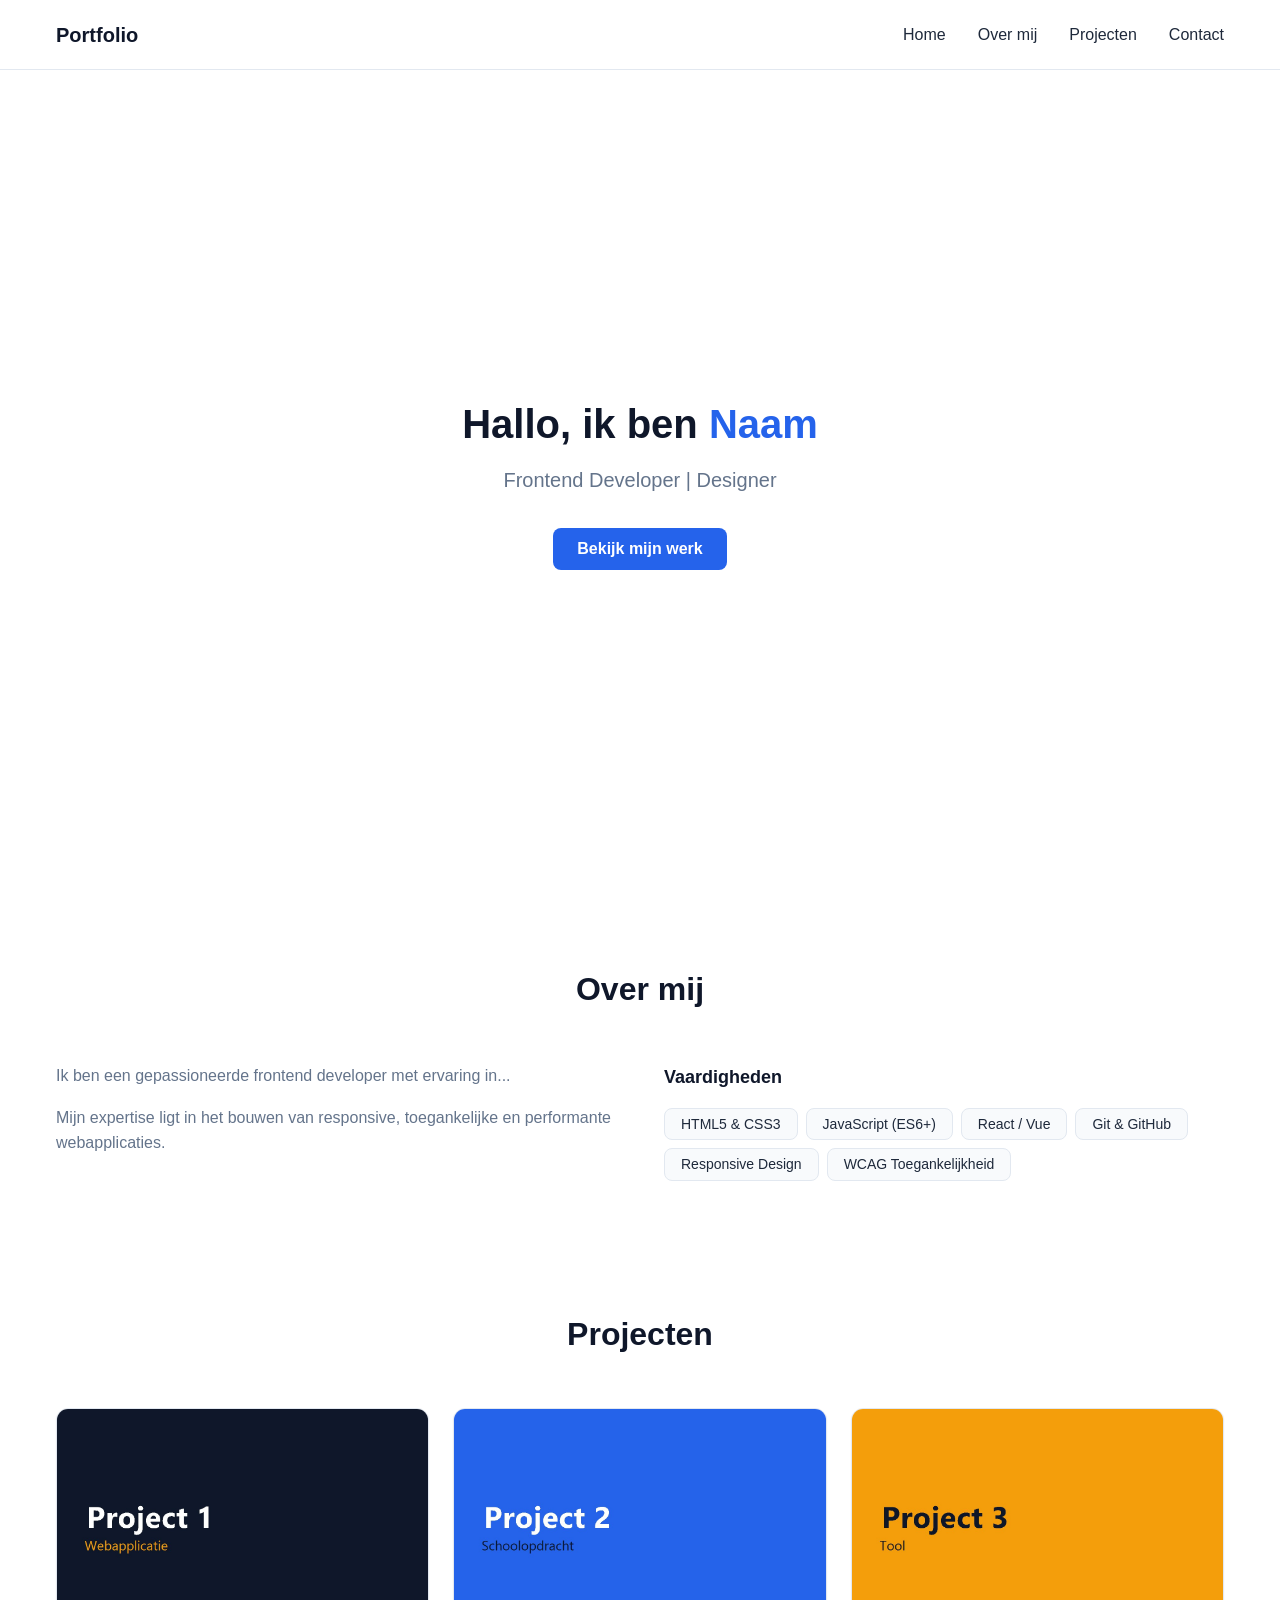
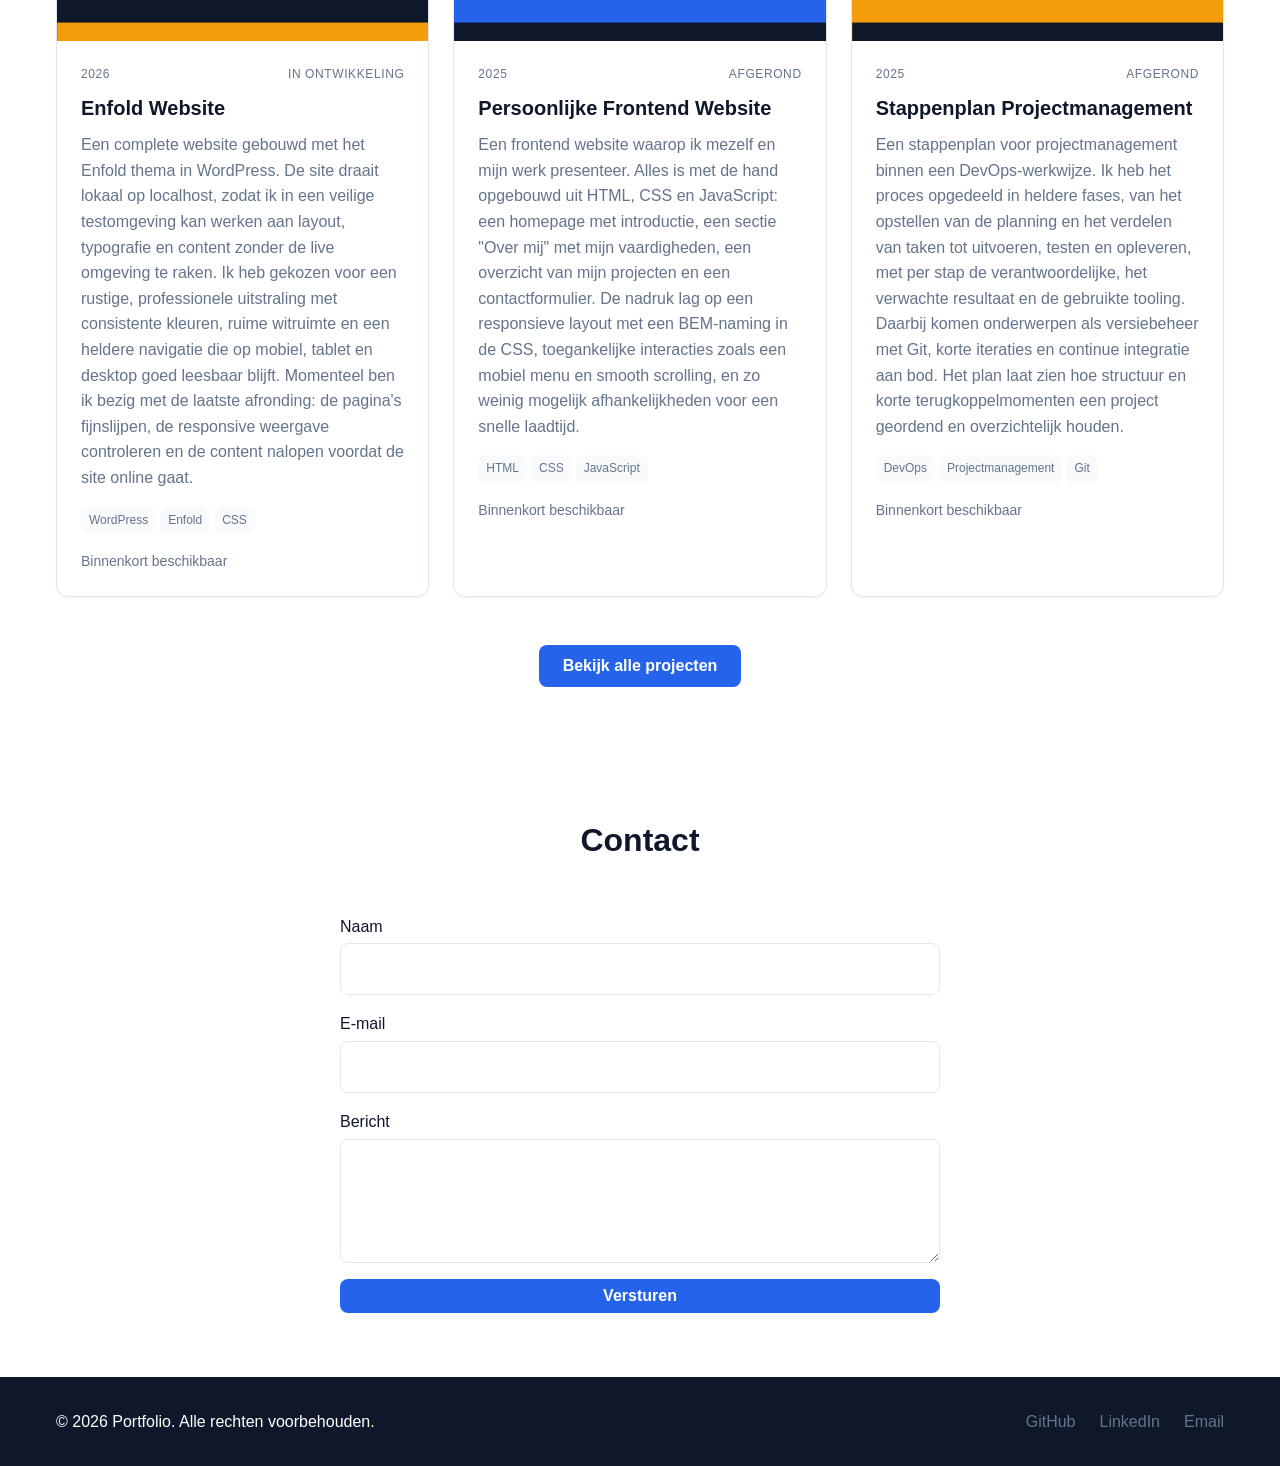
<file: portfolio/index.html>
<!DOCTYPE html>
<html lang="nl">
<head>
    <meta charset="UTF-8">
    <meta name="viewport" content="width=device-width, initial-scale=1.0">
    <meta name="description" content="Persoonlijke portfolio website">
    <title>Mijn Portfolio</title>
    <link rel="stylesheet" href="css/main.css">
    <link rel="stylesheet" href="css/responsive.css">
</head>
<body>
    <header class="header">
        <nav class="nav container">
            <a href="#" class="nav__logo">Portfolio</a>
            <ul class="nav__menu">
                <li><a href="#home" class="nav__link">Home</a></li>
                <li><a href="#about" class="nav__link">Over mij</a></li>
                <li><a href="projecten.html" class="nav__link">Projecten</a></li>
                <li><a href="#contact" class="nav__link">Contact</a></li>
            </ul>
            <button class="nav__toggle" aria-label="Menu toggelen" aria-expanded="false">
                <span class="hamburger"></span>
                <span class="hamburger"></span>
                <span class="hamburger"></span>
            </button>
        </nav>
    </header>

    <main>
        <section id="home" class="hero">
            <div class="container">
                <div class="hero__content">
                    <h1 class="hero__title">Hallo, ik ben <span class="highlight">Naam</span></h1>
                    <p class="hero__subtitle">Frontend Developer | Designer</p>
                    <a href="projecten.html" class="btn btn--primary">Bekijk mijn werk</a>
                </div>
            </div>
        </section>

        <section id="about" class="about section">
            <div class="container">
                <h2 class="section__title">Over mij</h2>
                <div class="about__content">
                    <div class="about__text">
                        <p>Ik ben een gepassioneerde frontend developer met ervaring in...</p>
                        <p>Mijn expertise ligt in het bouwen van responsive, toegankelijke en performante webapplicaties.</p>
                    </div>
                    <div class="about__skills">
                        <h3>Vaardigheden</h3>
                        <ul class="skills__list">
                            <li>HTML5 & CSS3</li>
                            <li>JavaScript (ES6+)</li>
                            <li>React / Vue</li>
                            <li>Git & GitHub</li>
                            <li>Responsive Design</li>
                            <li>WCAG Toegankelijkheid</li>
                        </ul>
                    </div>
                </div>
            </div>
        </section>

        <section id="projects" class="projects section">
            <div class="container">
                <h2 class="section__title">Projecten</h2>
                <div class="projects__grid" id="projects-preview">
                </div>
                <div class="projects__preview-footer">
                    <a href="projecten.html" class="btn btn--primary">Bekijk alle projecten</a>
                </div>
            </div>
        </section>

        <section id="contact" class="contact section">
            <div class="container">
                <h2 class="section__title">Contact</h2>
                <form class="contact__form" id="contact-form">
                    <div class="form__group">
                        <label for="name">Naam</label>
                        <input type="text" id="name" name="name" required>
                    </div>
                    <div class="form__group">
                        <label for="email">E-mail</label>
                        <input type="email" id="email" name="email" required>
                    </div>
                    <div class="form__group">
                        <label for="message">Bericht</label>
                        <textarea id="message" name="message" rows="5" required></textarea>
                    </div>
                    <button type="submit" class="btn btn--primary">Versturen</button>
                </form>
            </div>
        </section>
    </main>

    <footer class="footer">
        <div class="container">
            <p>&copy; 2026 Portfolio. Alle rechten voorbehouden.</p>
            <div class="footer__social">
                <a href="#" aria-label="GitHub">GitHub</a>
                <a href="#" aria-label="LinkedIn">LinkedIn</a>
                <a href="#" aria-label="Email">Email</a>
            </div>
        </div>
    </footer>

    <script src="js/projects.js"></script>
    <script src="js/main.js"></script>
</body>
</html>
</file>
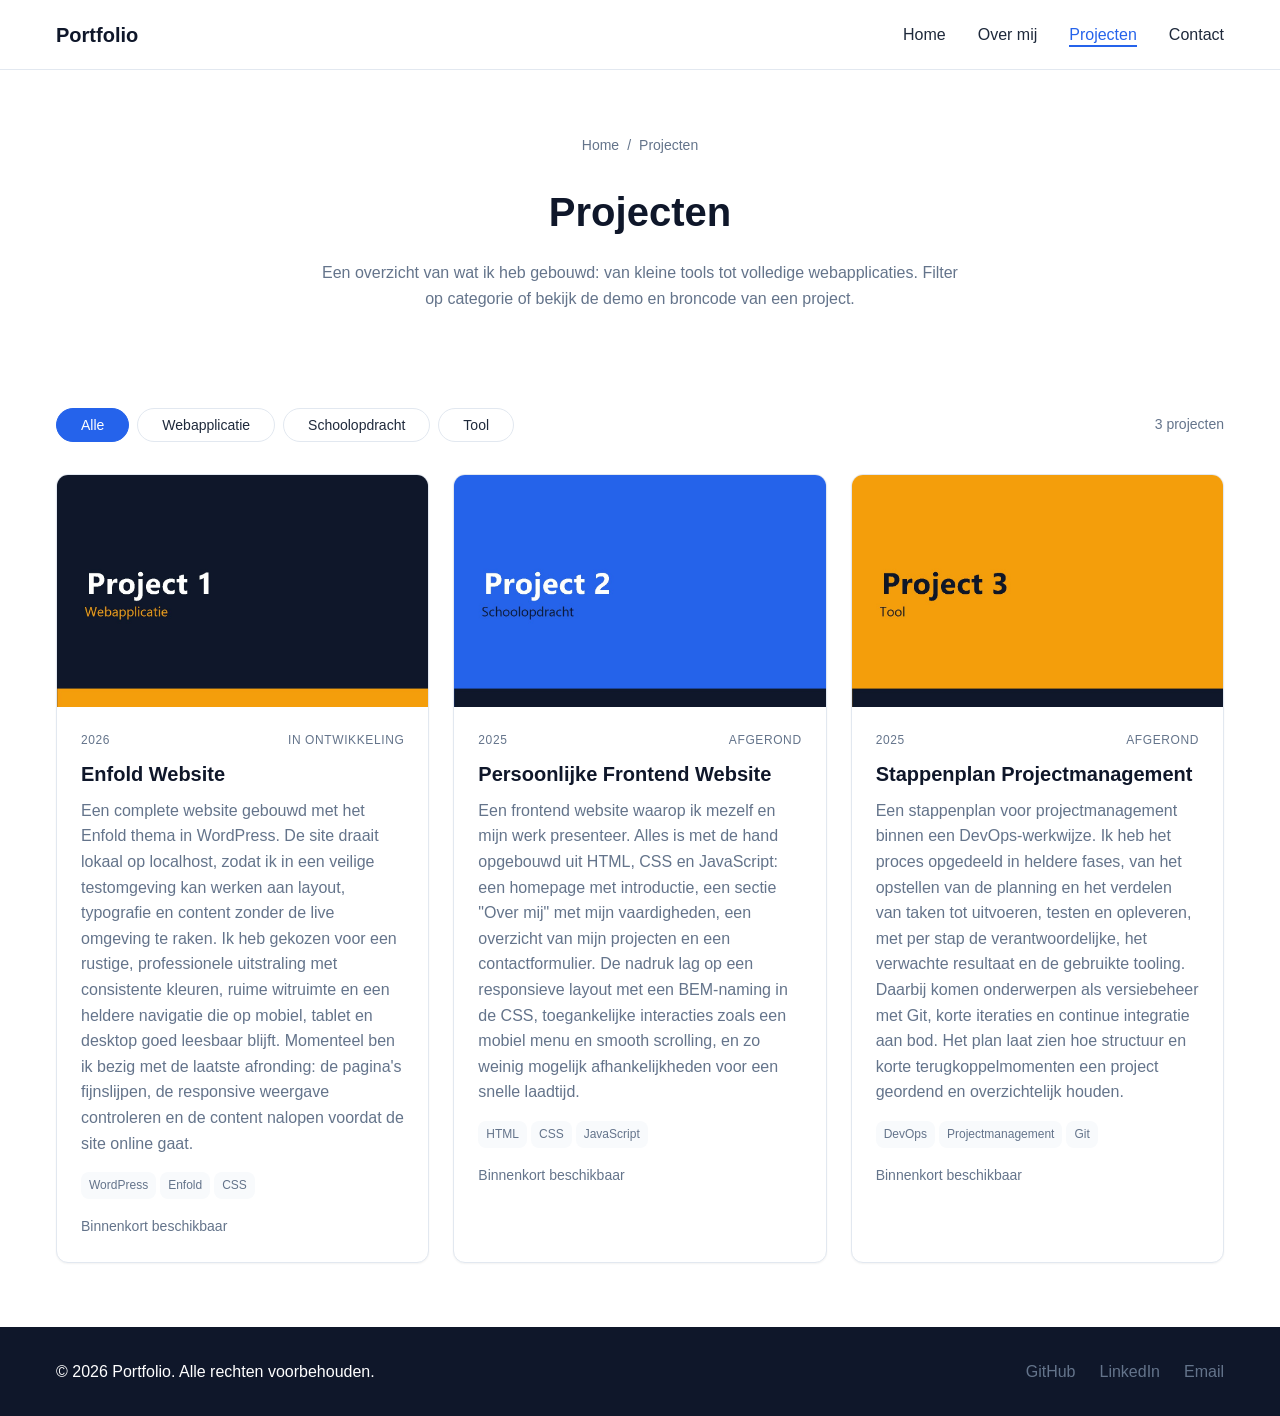
<file: portfolio/projecten.html>
<!DOCTYPE html>
<html lang="nl">
<head>
    <meta charset="UTF-8">
    <meta name="viewport" content="width=device-width, initial-scale=1.0">
    <meta name="description" content="Overzicht van alle projecten uit mijn portfolio">
    <title>Projecten | Mijn Portfolio</title>
    <link rel="stylesheet" href="css/main.css">
    <link rel="stylesheet" href="css/responsive.css">
</head>
<body>
    <header class="header">
        <nav class="nav container">
            <a href="index.html" class="nav__logo">Portfolio</a>
            <ul class="nav__menu">
                <li><a href="index.html" class="nav__link">Home</a></li>
                <li><a href="index.html#about" class="nav__link">Over mij</a></li>
                <li><a href="projecten.html" class="nav__link">Projecten</a></li>
                <li><a href="index.html#contact" class="nav__link">Contact</a></li>
            </ul>
            <button class="nav__toggle" aria-label="Menu toggelen" aria-expanded="false">
                <span class="hamburger"></span>
                <span class="hamburger"></span>
                <span class="hamburger"></span>
            </button>
        </nav>
    </header>

    <main>
        <section class="page-header">
            <div class="container">
                <nav class="breadcrumb" aria-label="Kruimelpad">
                    <a href="index.html">Home</a>
                    <span class="breadcrumb__separator" aria-hidden="true">/</span>
                    <span aria-current="page">Projecten</span>
                </nav>
                <h1 class="page-header__title">Projecten</h1>
                <p class="page-header__intro">
                    Een overzicht van wat ik heb gebouwd: van kleine tools tot volledige webapplicaties.
                    Filter op categorie of bekijk de demo en broncode van een project.
                </p>
            </div>
        </section>

        <section class="projects section" id="projects">
            <div class="container">
                <div class="projects__toolbar">
                    <div class="filters" id="filters" role="group" aria-label="Filter projecten op categorie">
                        <button type="button" class="filters__btn filters__btn--active" data-filter="all" aria-pressed="true">Alle</button>
                        <button type="button" class="filters__btn" data-filter="webapplicatie" aria-pressed="false">Webapplicatie</button>
                        <button type="button" class="filters__btn" data-filter="schoolopdracht" aria-pressed="false">Schoolopdracht</button>
                        <button type="button" class="filters__btn" data-filter="tool" aria-pressed="false">Tool</button>
                    </div>
                    <p class="projects__count" id="projects-count" aria-live="polite">3 projecten</p>
                </div>

                <div class="projects__grid" id="projects-grid">
                </div>

                <p class="projects-empty" id="projects-empty" hidden>Geen projecten in deze categorie.</p>
            </div>
        </section>
    </main>

    <footer class="footer">
        <div class="container">
            <p>&copy; 2026 Portfolio. Alle rechten voorbehouden.</p>
            <div class="footer__social">
                <a href="#" aria-label="GitHub">GitHub</a>
                <a href="#" aria-label="LinkedIn">LinkedIn</a>
                <a href="#" aria-label="Email">Email</a>
            </div>
        </div>
    </footer>

    <script src="js/projects.js"></script>
    <script src="js/main.js"></script>
</body>
</html>
</file>
<file: portfolio/css/main.css>
:root {
    --color-primary: #2563eb;
    --color-primary-dark: #1d4ed8;
    --color-secondary: #0f172a;
    --color-accent: #f59e0b;
    --color-text: #1e293b;
    --color-text-light: #64748b;
    --color-background: #ffffff;
    --color-surface: #f8fafc;
    --color-border: #e2e8f0;
    --color-white: #ffffff;

    --font-family: 'Inter', -apple-system, BlinkMacSystemFont, 'Segoe UI', Roboto, sans-serif;
    --font-size-xs: 0.75rem;
    --font-size-sm: 0.875rem;
    --font-size-base: 1rem;
    --font-size-lg: 1.125rem;
    --font-size-xl: 1.25rem;
    --font-size-2xl: 1.5rem;
    --font-size-3xl: 2rem;
    --font-size-4xl: 2.5rem;

    --spacing-xs: 0.25rem;
    --spacing-sm: 0.5rem;
    --spacing-md: 1rem;
    --spacing-lg: 1.5rem;
    --spacing-xl: 2rem;
    --spacing-2xl: 3rem;
    --spacing-3xl: 4rem;

    --border-radius: 8px;
    --border-radius-lg: 12px;

    --shadow-sm: 0 1px 2px rgba(0, 0, 0, 0.05);
    --shadow-md: 0 4px 6px -1px rgba(0, 0, 0, 0.1);
    --shadow-lg: 0 10px 15px -3px rgba(0, 0, 0, 0.1);

    --transition-fast: 150ms ease;
    --transition-base: 250ms ease;
    --transition-slow: 350ms ease;

    --container-width: 1200px;
    --header-height: 70px;
}

*, *::before, *::after {
    box-sizing: border-box;
    margin: 0;
    padding: 0;
}

html {
    scroll-behavior: smooth;
    font-size: 16px;
}

body {
    font-family: var(--font-family);
    font-size: var(--font-size-base);
    line-height: 1.6;
    color: var(--color-text);
    background-color: var(--color-background);
    -webkit-font-smoothing: antialiased;
}

img {
    max-width: 100%;
    height: auto;
    display: block;
}

a {
    color: inherit;
    text-decoration: none;
}

ul {
    list-style: none;
}

button {
    font-family: inherit;
    cursor: pointer;
    border: none;
    background: none;
}

.container {
    width: 100%;
    max-width: var(--container-width);
    margin: 0 auto;
    padding: 0 var(--spacing-md);
}

.section {
    padding: var(--spacing-3xl) 0;
}

.section__title {
    font-size: var(--font-size-3xl);
    font-weight: 700;
    text-align: center;
    margin-bottom: var(--spacing-2xl);
    color: var(--color-secondary);
}

.highlight {
    color: var(--color-primary);
}

.btn {
    display: inline-flex;
    align-items: center;
    justify-content: center;
    padding: var(--spacing-sm) var(--spacing-lg);
    font-size: var(--font-size-base);
    font-weight: 600;
    border-radius: var(--border-radius);
    transition: all var(--transition-base);
}

.btn--primary {
    background-color: var(--color-primary);
    color: var(--color-white);
}

.btn--primary:hover {
    background-color: var(--color-primary-dark);
    transform: translateY(-2px);
    box-shadow: var(--shadow-md);
}

.header {
    position: fixed;
    top: 0;
    left: 0;
    right: 0;
    height: var(--header-height);
    background-color: rgba(255, 255, 255, 0.95);
    backdrop-filter: blur(10px);
    border-bottom: 1px solid var(--color-border);
    z-index: 1000;
}

.nav {
    display: flex;
    align-items: center;
    justify-content: space-between;
    height: 100%;
}

.nav__logo {
    font-size: var(--font-size-xl);
    font-weight: 700;
    color: var(--color-secondary);
}

.nav__menu {
    display: flex;
    gap: var(--spacing-xl);
}

.nav__link {
    font-weight: 500;
    color: var(--color-text);
    transition: color var(--transition-fast);
    position: relative;
}

.nav__link::after {
    content: '';
    position: absolute;
    bottom: -4px;
    left: 0;
    width: 0;
    height: 2px;
    background-color: var(--color-primary);
    transition: width var(--transition-base);
}

.nav__link:hover::after,
.nav__link:focus::after {
    width: 100%;
}

.nav__link:hover {
    color: var(--color-primary);
}

.nav__toggle {
    display: none;
    flex-direction: column;
    gap: 5px;
    padding: var(--spacing-sm);
}

.hamburger {
    width: 24px;
    height: 2px;
    background-color: var(--color-secondary);
    transition: var(--transition-base);
}

.hero {
    min-height: 100vh;
    display: flex;
    align-items: center;
    padding-top: var(--header-height);
}

.hero__content {
    text-align: center;
    max-width: 800px;
    margin: 0 auto;
}

.hero__title {
    font-size: var(--font-size-4xl);
    font-weight: 800;
    line-height: 1.2;
    margin-bottom: var(--spacing-md);
    color: var(--color-secondary);
}

.hero__subtitle {
    font-size: var(--font-size-xl);
    color: var(--color-text-light);
    margin-bottom: var(--spacing-xl);
}

.about__content {
    display: grid;
    grid-template-columns: 1fr 1fr;
    gap: var(--spacing-2xl);
    align-items: start;
}

.about__text p {
    margin-bottom: var(--spacing-md);
    color: var(--color-text-light);
}

.about__skills h3 {
    font-size: var(--font-size-lg);
    margin-bottom: var(--spacing-md);
    color: var(--color-secondary);
}

.skills__list {
    display: flex;
    flex-wrap: wrap;
    gap: var(--spacing-sm);
}

.skills__list li {
    background-color: var(--color-surface);
    padding: var(--spacing-xs) var(--spacing-md);
    border-radius: var(--border-radius);
    font-size: var(--font-size-sm);
    border: 1px solid var(--color-border);
}

.projects__grid {
    display: grid;
    grid-template-columns: repeat(auto-fill, minmax(300px, 1fr));
    gap: var(--spacing-lg);
}

.project-card {
    background-color: var(--color-white);
    border-radius: var(--border-radius-lg);
    overflow: hidden;
    box-shadow: var(--shadow-sm);
    border: 1px solid var(--color-border);
    transition: all var(--transition-base);
}

.project-card:hover {
    transform: translateY(-4px);
    box-shadow: var(--shadow-lg);
}

.project-card__image {
    width: 100%;
    aspect-ratio: 16 / 10;
    object-fit: cover;
}

.project-card__content {
    padding: var(--spacing-lg);
}

.project-card__title {
    font-size: var(--font-size-xl);
    font-weight: 600;
    margin-bottom: var(--spacing-sm);
    color: var(--color-secondary);
}

.project-card__description {
    color: var(--color-text-light);
    margin-bottom: var(--spacing-md);
}

.project-card__tags {
    display: flex;
    flex-wrap: wrap;
    gap: var(--spacing-xs);
    margin-bottom: var(--spacing-md);
}

.project-card__tag {
    font-size: var(--font-size-xs);
    background-color: var(--color-surface);
    color: var(--color-text-light);
    padding: var(--spacing-xs) var(--spacing-sm);
    border-radius: var(--border-radius);
}

.project-card__links {
    display: flex;
    gap: var(--spacing-md);
}

.project-card__link {
    font-size: var(--font-size-sm);
    font-weight: 500;
    color: var(--color-primary);
    transition: color var(--transition-fast);
}

.project-card__link:hover {
    color: var(--color-primary-dark);
}

.project-card__meta {
    display: flex;
    justify-content: space-between;
    gap: var(--spacing-sm);
    font-size: var(--font-size-xs);
    text-transform: uppercase;
    letter-spacing: 0.05em;
    color: var(--color-text-light);
    margin-bottom: var(--spacing-sm);
}

.project-card__soon {
    font-size: var(--font-size-sm);
    color: var(--color-text-light);
}

.project-card[hidden] {
    display: none;
}

.projects__preview-footer {
    text-align: center;
    margin-top: var(--spacing-2xl);
}

.projects__toolbar {
    display: flex;
    justify-content: space-between;
    align-items: center;
    flex-wrap: wrap;
    gap: var(--spacing-md);
    margin-bottom: var(--spacing-xl);
}

.projects__count {
    font-size: var(--font-size-sm);
    color: var(--color-text-light);
}

.filters {
    display: flex;
    flex-wrap: wrap;
    gap: var(--spacing-sm);
}

.filters__btn {
    padding: var(--spacing-sm) var(--spacing-lg);
    border: 1px solid var(--color-border);
    border-radius: 999px;
    background-color: var(--color-white);
    font-size: var(--font-size-sm);
    font-weight: 500;
    color: var(--color-text);
    transition: all var(--transition-fast);
}

.filters__btn:hover {
    border-color: var(--color-primary);
    color: var(--color-primary);
}

.filters__btn--active,
.filters__btn--active:hover {
    background-color: var(--color-primary);
    border-color: var(--color-primary);
    color: var(--color-white);
}

.projects-empty {
    text-align: center;
    color: var(--color-text-light);
    padding: var(--spacing-2xl) 0;
}

.page-header {
    padding-top: calc(var(--header-height) + var(--spacing-3xl));
    padding-bottom: var(--spacing-xl);
    text-align: center;
}

.page-header__title {
    font-size: var(--font-size-4xl);
    font-weight: 800;
    color: var(--color-secondary);
    margin-bottom: var(--spacing-md);
}

.page-header__intro {
    max-width: 640px;
    margin: 0 auto;
    color: var(--color-text-light);
}

.breadcrumb {
    display: flex;
    justify-content: center;
    align-items: center;
    gap: var(--spacing-sm);
    font-size: var(--font-size-sm);
    color: var(--color-text-light);
    margin-bottom: var(--spacing-lg);
}

.breadcrumb a:hover {
    color: var(--color-primary);
}

.nav__link--active {
    color: var(--color-primary);
}

.nav__link--active::after {
    width: 100%;
}

a:focus-visible,
button:focus-visible {
    outline: 2px solid var(--color-primary);
    outline-offset: 3px;
}

.contact__form {
    max-width: 600px;
    margin: 0 auto;
    display: flex;
    flex-direction: column;
    gap: var(--spacing-md);
}

.form__group {
    display: flex;
    flex-direction: column;
    gap: var(--spacing-xs);
}

.form__group label {
    font-weight: 500;
    color: var(--color-secondary);
}

.form__group input,
.form__group textarea {
    padding: var(--spacing-md);
    border: 1px solid var(--color-border);
    border-radius: var(--border-radius);
    font-size: var(--font-size-base);
    font-family: inherit;
    transition: border-color var(--transition-fast), box-shadow var(--transition-fast);
}

.form__group input:focus,
.form__group textarea:focus {
    outline: none;
    border-color: var(--color-primary);
    box-shadow: 0 0 0 3px rgba(37, 99, 235, 0.1);
}

.footer {
    background-color: var(--color-secondary);
    color: var(--color-white);
    padding: var(--spacing-xl) 0;
}

.footer .container {
    display: flex;
    justify-content: space-between;
    align-items: center;
    flex-wrap: wrap;
    gap: var(--spacing-md);
}

.footer__social {
    display: flex;
    gap: var(--spacing-lg);
}

.footer__social a {
    color: var(--color-text-light);
    transition: color var(--transition-fast);
}

.footer__social a:hover {
    color: var(--color-white);
}

@media (max-width: 768px) {
    .nav__menu {
        position: fixed;
        top: var(--header-height);
        left: 0;
        right: 0;
        background-color: var(--color-white);
        flex-direction: column;
        padding: var(--spacing-xl);
        gap: var(--spacing-lg);
        border-bottom: 1px solid var(--color-border);
        transform: translateY(-100%);
        opacity: 0;
        visibility: hidden;
        transition: all var(--transition-base);
    }

    .nav__menu.active {
        transform: translateY(0);
        opacity: 1;
        visibility: visible;
    }

    .nav__toggle {
        display: flex;
    }

    .hero__title {
        font-size: var(--font-size-3xl);
    }

    .hero__subtitle {
        font-size: var(--font-size-lg);
    }

    .about__content {
        grid-template-columns: 1fr;
    }

    .section__title {
        font-size: var(--font-size-2xl);
    }

    .footer .container {
        flex-direction: column;
        text-align: center;
    }
}

@media (max-width: 480px) {
    :root {
        --font-size-4xl: 2rem;
        --font-size-3xl: 1.75rem;
        --spacing-3xl: 3rem;
    }

    .container {
        padding: 0 var(--spacing-sm);
    }

    .projects__grid {
        grid-template-columns: 1fr;
    }
}
</file>
<file: portfolio/css/responsive.css>
@media (max-width: 1024px) {
    .hero__title {
        font-size: var(--font-size-3xl);
    }

    .projects__grid {
        grid-template-columns: repeat(2, 1fr);
    }
}

@media (max-width: 768px) {
    :root {
        --header-height: 60px;
    }

    .nav__menu {
        position: fixed;
        top: var(--header-height);
        left: 0;
        right: 0;
        background-color: var(--color-white);
        flex-direction: column;
        padding: var(--spacing-xl);
        gap: var(--spacing-lg);
        border-bottom: 1px solid var(--color-border);
        transform: translateY(-100%);
        opacity: 0;
        visibility: hidden;
        transition: all var(--transition-base);
        z-index: 999;
    }

    .nav__menu.active {
        transform: translateY(0);
        opacity: 1;
        visibility: visible;
    }

    .nav__toggle {
        display: flex;
        z-index: 1000;
    }

    .nav__toggle.active .hamburger:nth-child(1) {
        transform: rotate(45deg) translate(5px, 5px);
    }

    .nav__toggle.active .hamburger:nth-child(2) {
        opacity: 0;
    }

    .nav__toggle.active .hamburger:nth-child(3) {
        transform: rotate(-45deg) translate(5px, -5px);
    }

    .hero {
        min-height: auto;
        padding: calc(var(--header-height) + var(--spacing-2xl)) 0 var(--spacing-2xl);
    }

    .hero__title {
        font-size: var(--font-size-2xl);
    }

    .hero__subtitle {
        font-size: var(--font-size-base);
    }

    .section {
        padding: var(--spacing-2xl) 0;
    }

    .section__title {
        font-size: var(--font-size-2xl);
    }

    .about__content {
        grid-template-columns: 1fr;
        gap: var(--spacing-xl);
    }

    .projects__grid {
        grid-template-columns: 1fr;
    }

    .footer .container {
        flex-direction: column;
        text-align: center;
    }
}

@media (max-width: 480px) {
    :root {
        --font-size-4xl: 1.75rem;
        --font-size-3xl: 1.5rem;
        --font-size-2xl: 1.25rem;
        --font-size-xl: 1.125rem;
        --spacing-3xl: 2rem;
        --spacing-2xl: 1.5rem;
        --container-width: 100%;
    }

    .container {
        padding: 0 var(--spacing-sm);
    }

    .nav__logo {
        font-size: var(--font-size-lg);
    }

    .hero__title {
        font-size: var(--font-size-xl);
    }

    .btn {
        width: 100%;
    }

    .project-card__links {
        flex-direction: column;
        gap: var(--spacing-sm);
    }

    .form__group input,
    .form__group textarea {
        padding: var(--spacing-sm);
    }
}

@media (min-width: 769px) {
    .nav__menu {
        display: flex !important;
        position: static;
        flex-direction: row;
        background: none;
        padding: 0;
        border: none;
        transform: none;
        opacity: 1;
        visibility: visible;
    }

    .nav__toggle {
        display: none;
    }
}

@media (max-width: 768px) {
    .projects__toolbar {
        flex-direction: column;
        align-items: flex-start;
    }

    .filters {
        flex-wrap: nowrap;
        overflow-x: auto;
        width: 100%;
        padding-bottom: var(--spacing-xs);
        -webkit-overflow-scrolling: touch;
    }

    .filters__btn {
        white-space: nowrap;
        min-height: 44px;
    }

    .page-header {
        padding-top: calc(var(--header-height) + var(--spacing-2xl));
    }

    .page-header__title {
        font-size: var(--font-size-2xl);
    }
}

@media (max-width: 480px) {
    .filters__btn {
        padding: var(--spacing-sm) var(--spacing-md);
    }

    .page-header__intro {
        font-size: var(--font-size-sm);
    }
}

@media (prefers-reduced-motion: reduce) {
    *,
    *::before,
    *::after {
        animation-duration: 0.01ms !important;
        animation-iteration-count: 1 !important;
        transition-duration: 0.01ms !important;
        scroll-behavior: auto !important;
    }
}

@media (prefers-contrast: high) {
    :root {
        --color-border: #000;
        --color-text-light: #333;
    }

    .btn--primary {
        border: 2px solid currentColor;
    }

    .form__group input:focus,
    .form__group textarea:focus {
        box-shadow: 0 0 0 3px currentColor;
    }
}

@media print {
    .header,
    .footer,
    .btn,
    .nav__toggle {
        display: none !important;
    }

    .hero {
        min-height: auto;
        padding-top: 0;
    }

    .section {
        page-break-inside: avoid;
    }

    body {
        font-size: 12pt;
    }

    a {
        text-decoration: underline;
    }
}
</file>
